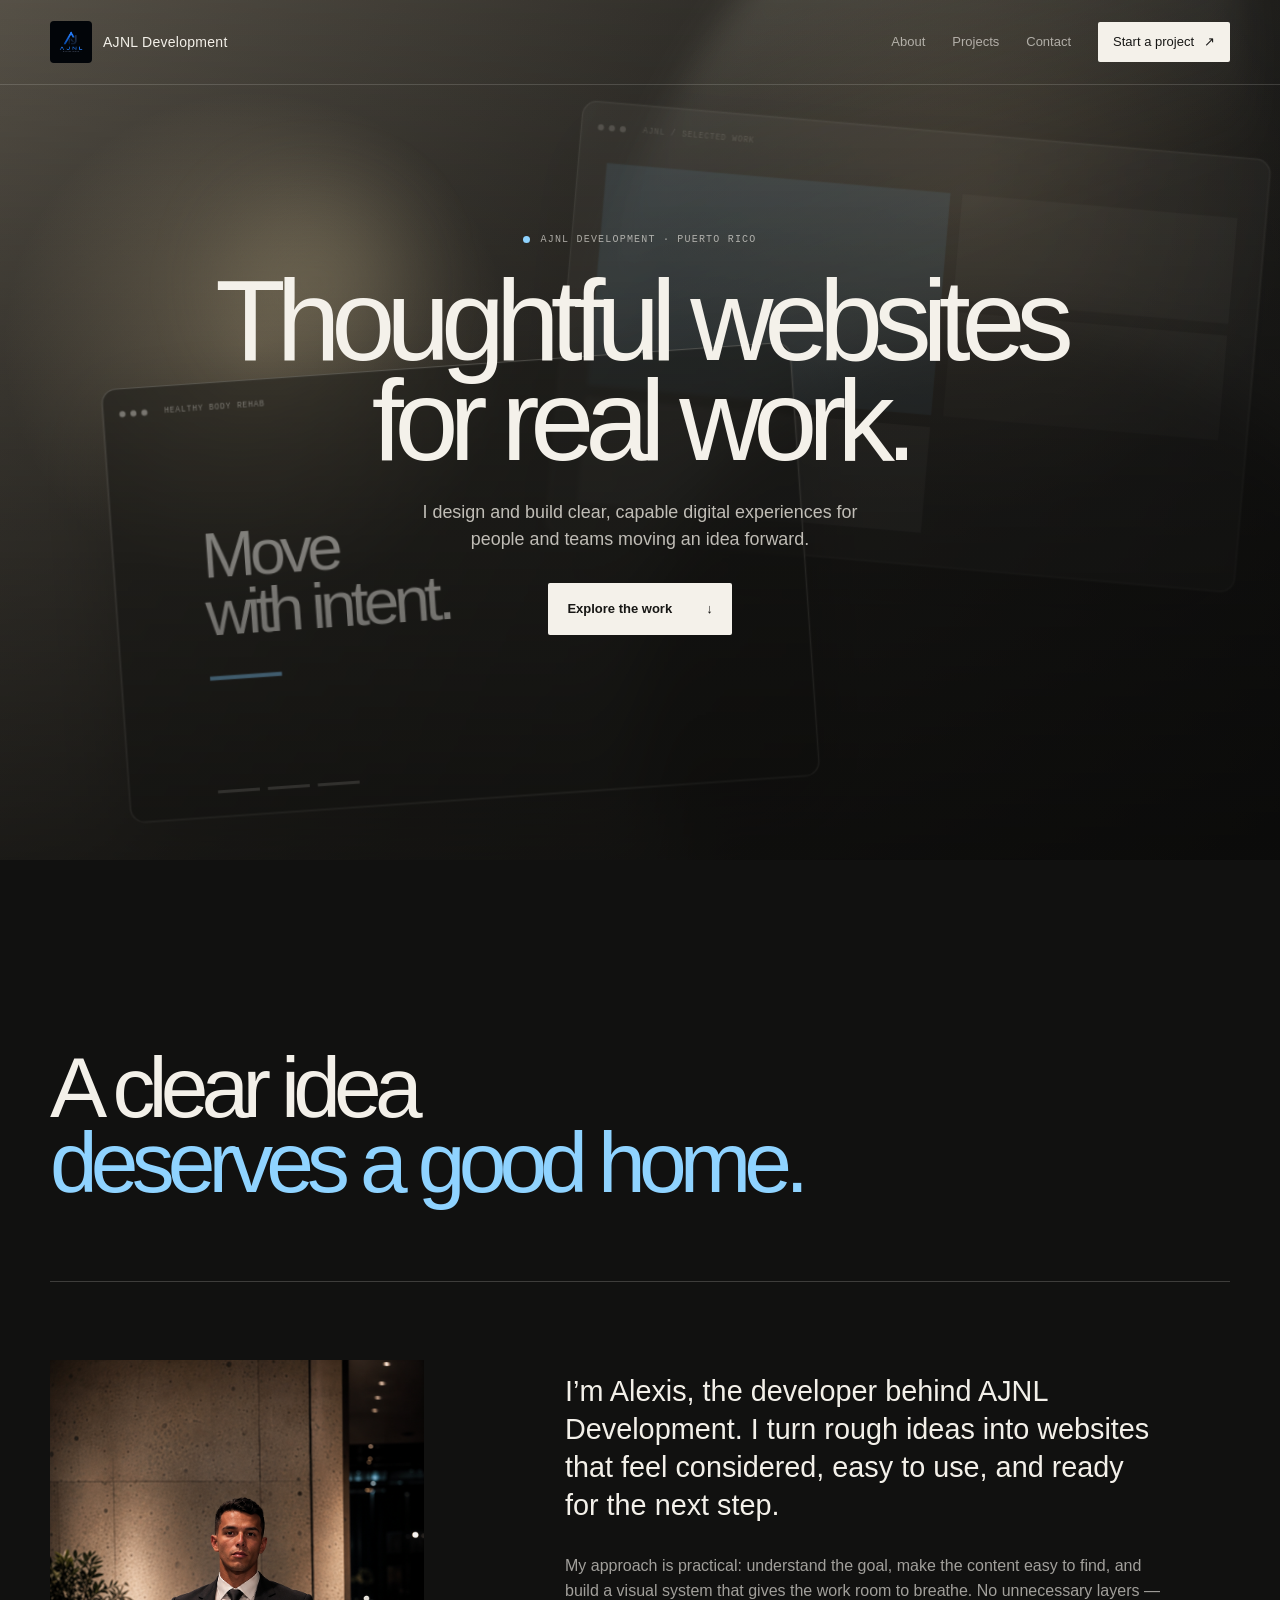
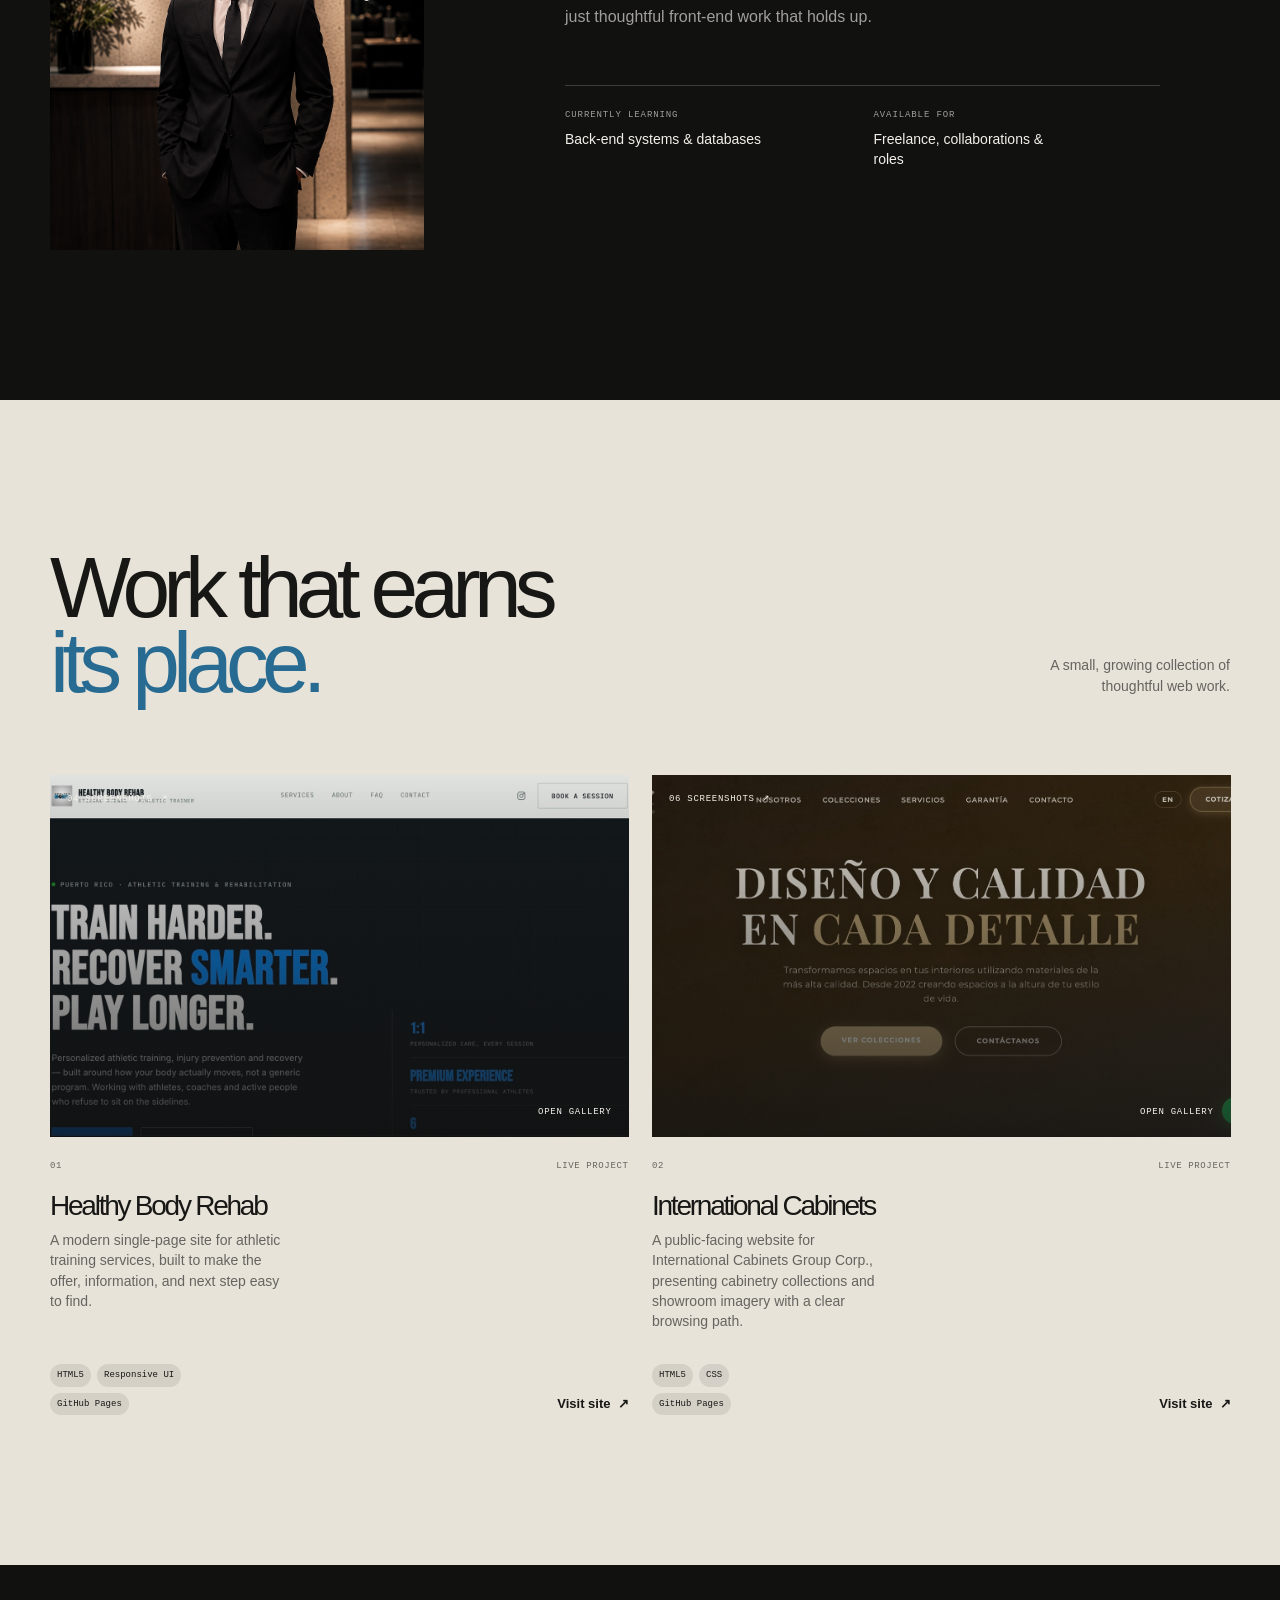
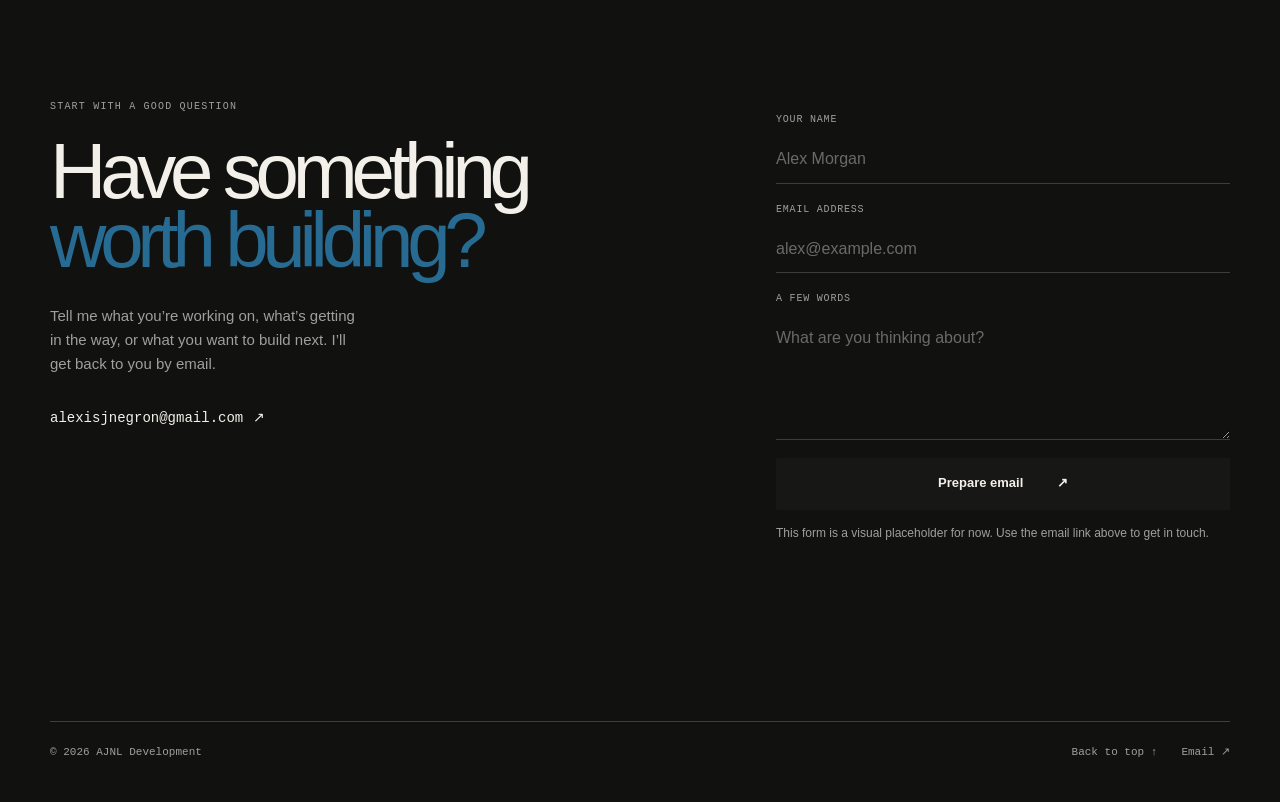
<file: index.html>
<!doctype html>
<html lang="en">
  <head>
    <meta charset="UTF-8" />
    <meta name="viewport" content="width=device-width, initial-scale=1.0" />
    <meta
      name="description"
      content="AJNL Development — a web development portfolio for thoughtful, dependable digital work."
    />
    <title>AJNL Development — Web Developer</title>
    <link rel="stylesheet" href="styles.css" />
    <script src="script.js?v=20260905" defer></script>
  </head>
  <body>
    <span id="top" class="page-top-anchor" aria-hidden="true"></span>
    <a class="skip-link" href="#main-content">Skip to content</a>

    <header class="site-header">
      <div class="container header-inner">
        <a class="brand" href="#top" aria-label="AJNL Development home">
          <img class="brand-logo" src="assets/images/ajnl_logo.png" alt="" aria-hidden="true" />
          <span class="brand-name">AJNL Development</span>
        </a>

        <button
          class="menu-toggle"
          type="button"
          aria-expanded="false"
          aria-controls="primary-nav"
        >
          <span class="menu-toggle-label">Menu</span>
          <span class="menu-toggle-icon" aria-hidden="true"><i></i><i></i></span>
        </button>

        <nav class="primary-nav" id="primary-nav" aria-label="Primary navigation">
          <a href="#about">About</a>
          <a href="#projects">Projects</a>
          <a href="#contact">Contact</a>
          <a class="nav-cta" href="onboarding.html">Start a project <span aria-hidden="true">↗</span></a>
        </nav>
      </div>
    </header>

    <main id="main-content">
      <section class="hero" aria-labelledby="hero-title">
        <div class="hero-stage" aria-label="Decorative preview of AJNL Development work">
          <div class="hero-art" aria-hidden="true">
            <div class="hero-art-glow"></div>
            <div class="hero-browser browser-back">
              <div class="browser-topline"><i></i><i></i><i></i><span>AJNL / SELECTED WORK</span></div>
              <div class="browser-grid"><b></b><b></b><b></b><b></b></div>
            </div>
            <div class="hero-browser browser-front">
              <div class="browser-topline"><i></i><i></i><i></i><span>HEALTHY BODY REHAB</span></div>
              <div class="browser-copy"><strong>Move<br />with intent.</strong><span></span></div>
              <div class="browser-footer"><i></i><i></i><i></i></div>
            </div>
          </div>
          <div class="hero-wash"></div>
          <div class="hero-content container reveal" data-reveal="load">
            <p class="eyebrow"><span class="eyebrow-dot" aria-hidden="true"></span> AJNL Development · Puerto Rico</p>
            <h1 id="hero-title">Thoughtful websites<br />for real work.</h1>
            <p class="hero-intro">
              I design and build clear, capable digital experiences for people and teams moving an idea forward.
            </p>
            <a class="button button-primary" href="#projects">Explore the work <span aria-hidden="true">↓</span></a>
          </div>
        </div>
      </section>

      <section class="about section container" id="about" aria-labelledby="about-title">
        <div class="section-heading reveal" data-reveal data-reveal-delay="80">
          <h2 id="about-title">A clear idea<br /><span>deserves a good home.</span></h2>
        </div>

        <div class="about-layout">
          <div class="portrait-placeholder reveal" data-reveal data-reveal-delay="130">
            <img
              class="portrait-image"
              src="assets/images/alexis-portrait.png"
              alt="Alexis Negrón in a black suit"
              loading="lazy"
              decoding="async"
            />
          </div>

          <div class="about-copy reveal" data-reveal data-reveal-delay="210">
            <p class="lead">
              I’m Alexis, the developer behind AJNL Development. I turn rough ideas into websites that feel considered, easy to use, and ready for the next step.
            </p>
            <p>
              My approach is practical: understand the goal, make the content easy to find, and build a visual system that gives the work room to breathe. No unnecessary layers — just thoughtful front-end work that holds up.
            </p>
            <div class="about-details">
              <div>
                <span class="detail-label">Currently learning</span>
                <strong>Back-end systems &amp; databases</strong>
              </div>
              <div>
                <span class="detail-label">Available for</span>
                <strong>Freelance, collaborations &amp; roles</strong>
              </div>
            </div>
          </div>
        </div>
      </section>

      <section class="projects section" id="projects" aria-labelledby="projects-title">
        <div class="container">
          <div class="projects-heading reveal" data-reveal>
            <div>
              <h2 id="projects-title">Work that earns<br /><span>its place.</span></h2>
            </div>
            <p class="section-note">A small, growing collection of thoughtful web work.</p>
          </div>

          <div class="project-grid">
            <article class="project-card project-card-featured reveal" data-reveal data-reveal-delay="80">
              <button
                class="project-visual project-visual-image gallery-trigger"
                type="button"
                data-gallery="healthybody"
                aria-haspopup="dialog"
                aria-controls="gallery-modal"
              >
                <img
                  src="assets/images/healthybody/healthybody-01.jpg"
                  alt="Healthy Body Rehab homepage screenshot"
                  loading="lazy"
                  decoding="async"
                />
                <span class="visual-label">04 screenshots <span aria-hidden="true">↗</span></span>
                <span class="visual-hint">Open gallery</span>
              </button>
              <div class="project-info">
                <div class="project-meta"><span>01</span><span>Live project</span></div>
                <h3>Healthy Body Rehab</h3>
                <p>A modern single-page site for athletic training services, built to make the offer, information, and next step easy to find.</p>
                <div class="project-footer">
                  <ul class="tech-list" aria-label="Technologies used">
                    <li>HTML5</li><li>Responsive UI</li><li>GitHub Pages</li>
                  </ul>
                  <a class="project-link" href="https://www.healthybodyrehab.com" target="_blank" rel="noreferrer">Visit site <span aria-hidden="true">↗</span></a>
                </div>
              </div>
            </article>

            <article class="project-card project-card-dark reveal" data-reveal data-reveal-delay="160">
              <button
                class="project-visual project-visual-image gallery-trigger"
                type="button"
                data-gallery="icg"
                aria-haspopup="dialog"
                aria-controls="gallery-modal"
              >
                <img
                  src="assets/images/icg/icg-01.jpg"
                  alt="International Cabinets Group Corp. homepage screenshot"
                  loading="lazy"
                  decoding="async"
                />
                <span class="visual-label">06 screenshots <span aria-hidden="true">↗</span></span>
                <span class="visual-hint">Open gallery</span>
              </button>
              <div class="project-info">
                <div class="project-meta"><span>02</span><span>Live project</span></div>
                <h3>International Cabinets</h3>
                <p>A public-facing website for International Cabinets Group Corp., presenting cabinetry collections and showroom imagery with a clear browsing path.</p>
                <div class="project-footer">
                  <ul class="tech-list" aria-label="Technologies used">
                    <li>HTML5</li><li>CSS</li><li>GitHub Pages</li>
                  </ul>
                  <a class="project-link" href="https://internationalcabinetsgc.com/" target="_blank" rel="noreferrer">Visit site <span aria-hidden="true">↗</span></a>
                </div>
              </div>
            </article>

          </div>
        </div>
      </section>

      <section class="contact section" id="contact" aria-labelledby="contact-title">
        <div class="contact-panel reveal" data-reveal>
          <div class="contact-copy reveal" data-reveal data-reveal-delay="100">
            <p class="eyebrow">Start with a good question</p>
            <h2 id="contact-title">Have something<br /><span>worth building?</span></h2>
            <p>
              Tell me what you’re working on, what’s getting in the way, or what you want to
              build next. I’ll get back to you by email.
            </p>
            <a class="email-link" href="mailto:alexisjnegron@gmail.com">alexisjnegron@gmail.com <span aria-hidden="true">↗</span></a>
          </div>

          <!-- Add the Formspree endpoint to this form's action when automatic delivery is ready. -->
          <form class="contact-form reveal" id="contact-form" data-reveal data-reveal-delay="180">
            <div class="form-field">
              <label for="name">Your name</label>
              <input id="name" name="name" type="text" autocomplete="name" placeholder="Alex Morgan" required />
            </div>
            <div class="form-field">
              <label for="email">Email address</label>
              <input id="email" name="email" type="email" autocomplete="email" placeholder="alex@example.com" required />
            </div>
            <div class="form-field">
              <label for="message">A few words</label>
              <textarea id="message" name="message" rows="4" placeholder="What are you thinking about?" required></textarea>
            </div>
            <button class="button button-light" type="submit">Prepare email <span aria-hidden="true">↗</span></button>
            <p class="form-note">This form is a visual placeholder for now. Use the email link above to get in touch.</p>
            <p class="form-status" id="form-status" role="status" aria-live="polite"></p>
          </form>
        </div>
      </section>
    </main>

    <footer class="site-footer">
      <div class="container footer-inner">
        <p>© <span id="current-year">2026</span> AJNL Development</p>
        <div class="footer-links">
          <a href="#top">Back to top <span aria-hidden="true">↑</span></a>
          <a href="mailto:alexisjnegron@gmail.com">Email <span aria-hidden="true">↗</span></a>
        </div>
      </div>
    </footer>

    <div
      class="gallery-modal"
      id="gallery-modal"
      role="dialog"
      aria-modal="true"
      aria-labelledby="gallery-title"
      aria-describedby="gallery-status"
      hidden
    >
      <div class="gallery-backdrop" data-gallery-close></div>
      <div class="gallery-shell">
        <div class="gallery-header">
          <div>
            <p class="eyebrow">Project gallery</p>
            <h2 id="gallery-title">Project screenshots</h2>
          </div>
          <div class="gallery-actions">
            <button class="gallery-control" id="gallery-fullscreen" type="button" aria-label="Enter fullscreen">
              <span aria-hidden="true">⛶</span>
              <span class="gallery-control-text">Fullscreen</span>
            </button>
            <button class="gallery-control gallery-close" id="gallery-close" type="button" aria-label="Close gallery">
              <span aria-hidden="true">×</span>
            </button>
          </div>
        </div>

        <div class="gallery-stage">
          <button class="gallery-arrow" id="gallery-prev" type="button" aria-label="Previous screenshot">←</button>
          <figure class="gallery-figure">
            <div class="gallery-image-frame">
              <img id="gallery-image" alt="" decoding="async" />
            </div>
            <figcaption>
              <span id="gallery-caption"></span>
              <span id="gallery-counter"></span>
            </figcaption>
          </figure>
          <button class="gallery-arrow" id="gallery-next" type="button" aria-label="Next screenshot">→</button>
        </div>

        <div class="gallery-footer">
          <p class="visually-hidden" id="gallery-status" role="status" aria-live="polite"></p>
          <div class="gallery-thumbnails" id="gallery-thumbnails" aria-label="Choose a screenshot"></div>
          <p class="gallery-instructions">Use ← → to browse · Esc to close · Swipe on touch</p>
        </div>
      </div>
    </div>

  </body>
</html>
</file>
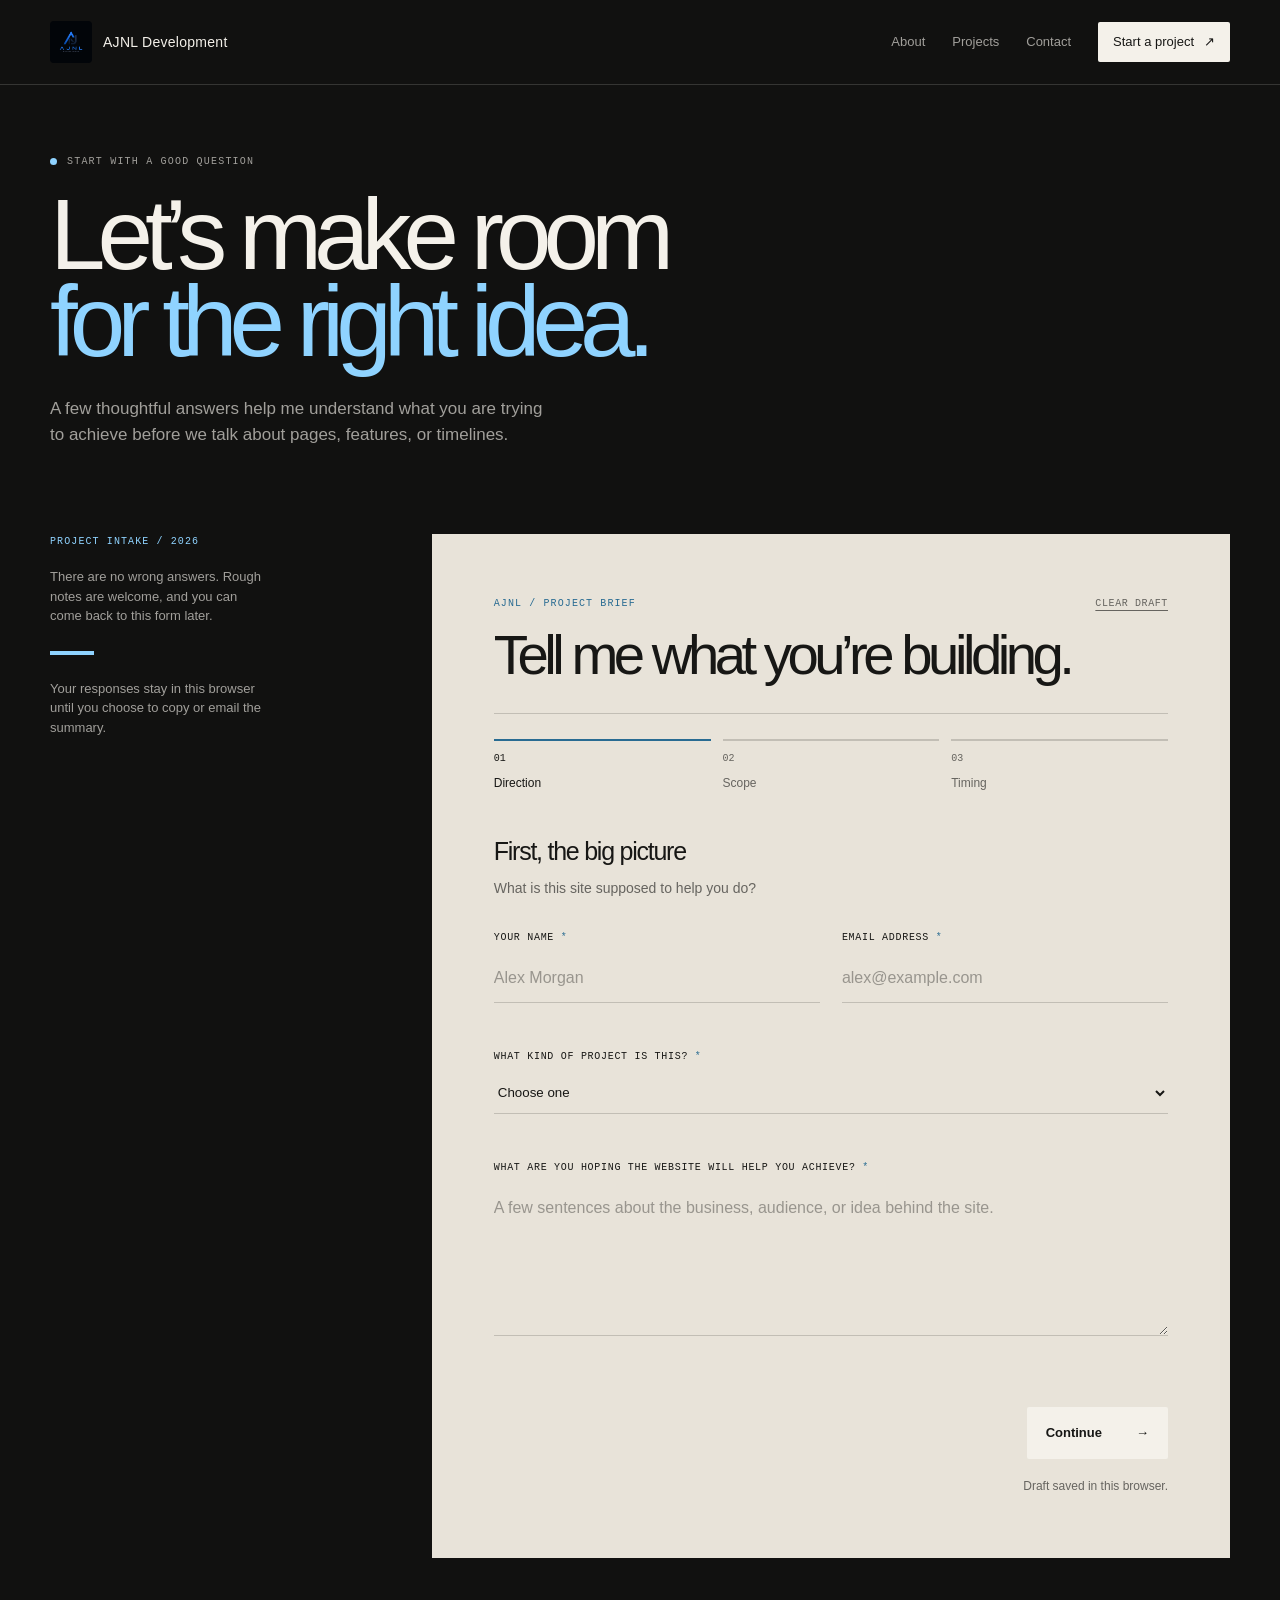
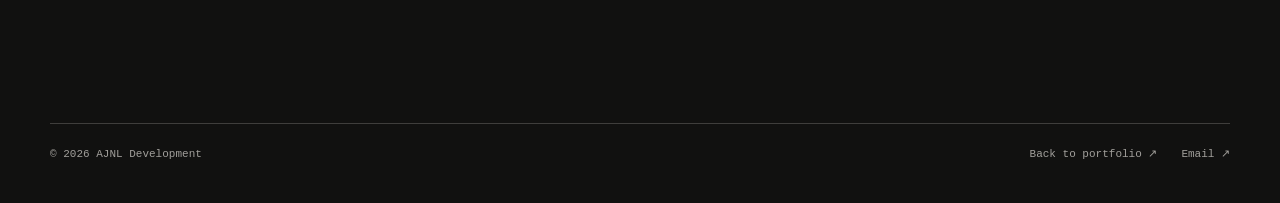
<file: onboarding.html>
<!doctype html>
<html lang="en">
  <head>
    <meta charset="UTF-8" />
    <meta name="viewport" content="width=device-width, initial-scale=1.0" />
    <meta
      name="description"
      content="Start an AJNL Development project with a short onboarding questionnaire."
    />
    <title>Start a Project — AJNL Development</title>
    <link rel="stylesheet" href="styles.css" />
    <link rel="stylesheet" href="onboarding.css" />
    <script src="script.js" defer></script>
    <script src="onboarding.js" defer></script>
  </head>
  <body class="onboarding-page">
    <a class="skip-link" href="#main-content">Skip to content</a>

    <header class="site-header" id="top">
      <div class="container header-inner">
        <a class="brand" href="index.html" aria-label="AJNL Development home">
          <img class="brand-logo" src="assets/images/ajnl_logo.png" alt="AJNL Development logo" />
          <span class="brand-name">AJNL Development</span>
        </a>

        <button
          class="menu-toggle"
          type="button"
          aria-expanded="false"
          aria-controls="primary-nav"
        >
          <span class="menu-toggle-label">Menu</span>
          <span class="menu-toggle-icon" aria-hidden="true"><i></i><i></i></span>
        </button>

        <nav class="primary-nav" id="primary-nav" aria-label="Primary navigation">
          <a href="index.html#about">About</a>
          <a href="index.html#projects">Projects</a>
          <a href="index.html#contact">Contact</a>
          <a class="nav-cta" href="onboarding.html" aria-current="page">Start a project <span aria-hidden="true">↗</span></a>
        </nav>
      </div>
    </header>

    <main id="main-content" class="onboarding-main">
      <div class="container">
        <div class="onboarding-intro">
          <p class="eyebrow"><span class="eyebrow-dot" aria-hidden="true"></span> Start with a good question</p>
          <h1>Let’s make room<br /><span>for the right idea.</span></h1>
          <p>
            A few thoughtful answers help me understand what you are trying to achieve before we talk about pages, features, or timelines.
          </p>
        </div>

        <div class="onboarding-layout">
          <aside class="onboarding-sidebar" aria-label="Onboarding overview">
            <p class="sidebar-kicker">Project intake / 2026</p>
            <p class="sidebar-note">There are no wrong answers. Rough notes are welcome, and you can come back to this form later.</p>
            <div class="sidebar-line" aria-hidden="true"></div>
            <p class="sidebar-note">Your responses stay in this browser until you choose to copy or email the summary.</p>
          </aside>

          <section class="onboarding-card" aria-labelledby="form-title">
            <div class="form-header">
              <div>
                <p class="form-kicker">AJNL / Project brief</p>
                <h2 id="form-title">Tell me what you’re building.</h2>
              </div>
              <button class="text-button" id="clear-draft" type="button">Clear draft</button>
            </div>

            <ol class="stepper" aria-label="Onboarding progress">
              <li class="stepper-item is-active" data-step-indicator="0"><span>01</span><strong>Direction</strong></li>
              <li class="stepper-item" data-step-indicator="1"><span>02</span><strong>Scope</strong></li>
              <li class="stepper-item" data-step-indicator="2"><span>03</span><strong>Timing</strong></li>
            </ol>

            <!-- Add the Formspree endpoint to this form's action when automatic delivery is ready. -->
            <form id="onboarding-form" novalidate>
              <fieldset class="onboarding-step is-active" data-step="0">
                <legend>First, the big picture</legend>
                <p class="step-description">What is this site supposed to help you do?</p>

                <div class="field-grid field-grid-two">
                  <div class="field-group">
                    <label for="client-name">Your name <span aria-hidden="true">*</span></label>
                    <input id="client-name" name="clientName" type="text" autocomplete="name" placeholder="Alex Morgan" required />
                    <span class="field-error" data-error-for="clientName"></span>
                  </div>
                  <div class="field-group">
                    <label for="client-email">Email address <span aria-hidden="true">*</span></label>
                    <input id="client-email" name="clientEmail" type="email" autocomplete="email" placeholder="alex@example.com" required />
                    <span class="field-error" data-error-for="clientEmail"></span>
                  </div>
                </div>

                <div class="field-group">
                  <label for="project-type">What kind of project is this? <span aria-hidden="true">*</span></label>
                  <select id="project-type" name="projectType" required>
                    <option value="">Choose one</option>
                    <option>Business website</option>
                    <option>Local service or organization</option>
                    <option>Personal portfolio or creative site</option>
                    <option>Online store</option>
                    <option>Something else</option>
                  </select>
                  <span class="field-error" data-error-for="projectType"></span>
                </div>

                <div class="field-group">
                  <label for="project-goal">What are you hoping the website will help you achieve? <span aria-hidden="true">*</span></label>
                  <textarea id="project-goal" name="projectGoal" rows="5" placeholder="A few sentences about the business, audience, or idea behind the site." required></textarea>
                  <span class="field-error" data-error-for="projectGoal"></span>
                </div>
              </fieldset>

              <fieldset class="onboarding-step" data-step="1" hidden>
                <legend>Now, the scope</legend>
                <p class="step-description">What kind of help would make the biggest difference?</p>

                <div class="field-group">
                  <span class="field-label">What would you like help with? <span aria-hidden="true">*</span></span>
                  <div class="choice-grid" role="group" aria-describedby="scope-error">
                    <label class="choice-card"><input type="checkbox" name="scope" value="New website" /><span>New website</span></label>
                    <label class="choice-card"><input type="checkbox" name="scope" value="Website redesign" /><span>Website redesign</span></label>
                    <label class="choice-card"><input type="checkbox" name="scope" value="Landing page" /><span>Landing page</span></label>
                    <label class="choice-card"><input type="checkbox" name="scope" value="Maintenance or updates" /><span>Maintenance or updates</span></label>
                  </div>
                  <span class="field-error" id="scope-error" data-error-for="scope"></span>
                </div>

                <div class="field-group">
                  <label for="current-site">Do you have a current website?</label>
                  <input id="current-site" name="currentSite" type="url" inputmode="url" placeholder="https://example.com" />
                  <span class="field-hint">Optional — leave blank if this is a new idea.</span>
                </div>

                <div class="field-group">
                  <label for="features">Are there any pages, features, or references you already have in mind?</label>
                  <textarea id="features" name="features" rows="5" placeholder="Examples: services page, booking form, gallery, online payments, reference sites."></textarea>
                </div>
              </fieldset>

              <fieldset class="onboarding-step" data-step="2" hidden>
                <legend>Finally, the shape of the project</legend>
                <p class="step-description">A rough range is enough. This helps set a realistic starting point.</p>

                <div class="field-grid field-grid-two">
                  <div class="field-group">
                    <label for="budget">What budget range feels realistic?</label>
                    <select id="budget" name="budget">
                      <option value="">Choose one</option>
                      <option>Under $1,000</option>
                      <option>$1,000–$2,500</option>
                      <option>$2,500–$5,000</option>
                      <option>$5,000+</option>
                      <option>I’m not sure yet</option>
                    </select>
                  </div>
                  <div class="field-group">
                    <label for="timeline">When would you like to get started?</label>
                    <select id="timeline" name="timeline">
                      <option value="">Choose one</option>
                      <option>As soon as possible</option>
                      <option>Within the next 1–2 months</option>
                      <option>In 3–6 months</option>
                      <option>I’m flexible</option>
                    </select>
                  </div>
                </div>

                <div class="field-group">
                  <label for="extra-notes">Anything else I should know?</label>
                  <textarea id="extra-notes" name="extraNotes" rows="6" placeholder="Share context, constraints, or what a successful outcome would look like."></textarea>
                </div>

                <label class="consent-line"><input type="checkbox" name="followUp" value="Yes" checked /><span>It’s okay to follow up with me about this project.</span></label>
              </fieldset>

              <div class="form-actions">
                <button class="button button-secondary" id="previous-step" type="button" hidden>Back</button>
                <button class="button button-primary" id="next-step" type="submit">Continue <span aria-hidden="true">→</span></button>
                <button class="button button-primary" id="submit-onboarding" type="submit" hidden>Build my summary <span aria-hidden="true">↗</span></button>
              </div>
              <p class="autosave-note" id="autosave-note" role="status" aria-live="polite">Draft saved in this browser.</p>
            </form>

            <section class="onboarding-success" id="onboarding-success" aria-labelledby="success-title" hidden>
              <p class="form-kicker">Your brief is ready</p>
              <h2 id="success-title">That gives us<br /><span>a strong starting point.</span></h2>
              <p class="success-copy">Copy this summary or open it in your device’s default email provider. Nothing is sent automatically; review the draft and press Send.</p>
              <textarea class="summary-output" id="summary-output" aria-label="Project summary" readonly></textarea>
              <div class="success-actions">
                <button class="button button-primary" id="copy-summary" type="button">Copy summary <span aria-hidden="true">↗</span></button>
                <button class="button button-secondary" id="open-email" type="button">Open default email <span aria-hidden="true">↗</span></button>
              </div>
              <button class="text-button" id="edit-brief" type="button">Edit my answers</button>
              <p class="copy-status" id="copy-status" role="status" aria-live="polite"></p>
            </section>
          </section>
        </div>
      </div>
    </main>

    <footer class="site-footer">
      <div class="container footer-inner">
        <p>© <span id="current-year">2026</span> AJNL Development</p>
        <div class="footer-links">
          <a href="index.html">Back to portfolio <span aria-hidden="true">↗</span></a>
          <a href="mailto:alexisjnegron@gmail.com">Email <span aria-hidden="true">↗</span></a>
        </div>
      </div>
    </footer>
  </body>
</html>
</file>
<file: styles.css>
:root {
  --night: #111110;
  --night-soft: #1b1b19;
  --text: #f3f0e9;
  --muted: rgba(243, 240, 233, 0.64);
  --paper: #e8e3d9;
  --paper-soft: #f4f1ea;
  --dark-text: #171715;
  --dark-muted: rgba(23, 23, 21, 0.62);
  --line: rgba(243, 240, 233, 0.2);
  --dark-line: rgba(23, 23, 21, 0.18);
  --accent: #8fd3ff;
  --accent-deep: #286b92;
  --accent-deeper: #1d4f6d;
  --warm: #bf9675;
  --sky: #a6c0c4;
  --display: "Helvetica Neue", Arial, sans-serif;
  --body: -apple-system, BlinkMacSystemFont, "Segoe UI", sans-serif;
  --mono: "Courier New", Courier, monospace;
  --container: 1180px;
  --header-offset: 84px;
  --reveal-distance: 26px;
  --reveal-duration: 700ms;
}

* {
  box-sizing: border-box;
}

html {
  scroll-behavior: smooth;
  scroll-padding-top: var(--header-offset);
}

body {
  margin: 0;
  color: var(--text);
  background: var(--night);
  font-family: var(--body);
  font-size: 16px;
  line-height: 1.6;
  -webkit-font-smoothing: antialiased;
}

body::selection {
  color: var(--night);
  background: var(--accent);
}

a {
  color: inherit;
}

button,
input,
textarea {
  font: inherit;
}

button,
a {
  -webkit-tap-highlight-color: transparent;
}

button:focus-visible,
a:focus-visible,
input:focus-visible,
textarea:focus-visible {
  outline: 2px solid var(--accent);
  outline-offset: 4px;
}

.skip-link {
  position: fixed;
  z-index: 20;
  top: 12px;
  left: 16px;
  padding: 10px 14px;
  color: var(--night);
  background: var(--accent);
  transform: translateY(-160%);
}

.skip-link:focus {
  transform: translateY(0);
}

.page-top-anchor {
  position: absolute;
  top: 0;
  left: 0;
  width: 1px;
  height: 1px;
  overflow: hidden;
}

.container {
  width: min(calc(100% - 48px), var(--container));
  margin: 0 auto;
}

.site-header {
  position: fixed;
  top: 0;
  right: 0;
  left: 0;
  z-index: 10;
  border-bottom: 1px solid rgba(243, 240, 233, 0.16);
  background: transparent;
  transition: background 220ms ease, border-color 220ms ease, backdrop-filter 220ms ease;
}

.site-header.is-scrolled {
  background: rgba(17, 17, 16, 0.78);
  border-bottom-color: rgba(243, 240, 233, 0.1);
  backdrop-filter: blur(16px) saturate(115%);
}

.header-inner {
  display: flex;
  align-items: center;
  justify-content: space-between;
  min-height: 84px;
}

.brand {
  display: inline-flex;
  align-items: center;
  gap: 11px;
  color: var(--text);
  text-decoration: none;
}

.brand-logo {
  display: block;
  width: 42px;
  height: 42px;
  flex: 0 0 auto;
  object-fit: contain;
  border-radius: 4px;
}

.brand-name {
  font-family: var(--display);
  font-size: 14px;
  font-weight: 500;
  letter-spacing: 0.02em;
}

.primary-nav {
  display: flex;
  align-items: center;
  gap: 27px;
  color: var(--muted);
  font-size: 13px;
}

.primary-nav a,
.text-link,
.project-link,
.email-link,
.footer-links a {
  text-decoration: none;
}

.primary-nav a:not(.nav-cta):hover,
.footer-links a:hover,
.text-link:hover,
.email-link:hover {
  color: var(--accent);
}

.project-link:hover {
  color: var(--accent-deep);
}

.nav-cta {
  display: inline-flex;
  align-items: center;
  gap: 10px;
  padding: 10px 15px;
  color: var(--dark-text);
  background: var(--paper-soft);
  border-radius: 2px;
  transition: color 180ms ease, background 180ms ease, transform 180ms ease;
}

.nav-cta:hover {
  color: var(--dark-text);
  background: var(--accent);
  transform: translateY(-2px);
}

.menu-toggle {
  display: none;
}

.hero {
  min-height: 100vh;
}

.hero-stage {
  position: relative;
  display: grid;
  min-height: min(860px, 100vh);
  overflow: hidden;
  background: #302e29;
  isolation: isolate;
  place-items: center;
}

.hero-art {
  position: absolute;
  inset: 0;
  overflow: hidden;
  background:
    radial-gradient(circle at 20% 40%, rgba(210, 189, 148, 0.5), transparent 22%),
    radial-gradient(circle at 76% 23%, rgba(153, 131, 99, 0.28), transparent 27%),
    linear-gradient(115deg, #5f594e 0%, #312f2a 47%, #151514 100%);
}

.hero-art::before,
.hero-art::after {
  position: absolute;
  content: "";
}

.hero-art::before {
  top: -28%;
  right: 6%;
  width: 48vw;
  height: 92vw;
  background: linear-gradient(140deg, rgba(255, 248, 224, 0.25), transparent 45%);
  border-radius: 50%;
  filter: blur(16px);
  transform: rotate(21deg);
}

.hero-art::after {
  right: -8%;
  bottom: -24%;
  width: 58vw;
  height: 58vw;
  background: rgba(0, 0, 0, 0.28);
  border-radius: 50%;
  filter: blur(30px);
}

.hero-art-glow {
  position: absolute;
  top: 23%;
  left: 18%;
  width: 170px;
  height: 170px;
  background: rgba(224, 207, 165, 0.24);
  border-radius: 50%;
  filter: blur(40px);
  animation: hero-glow-drift 18s ease-in-out infinite alternate;
  will-change: transform;
}

.hero-browser {
  position: absolute;
  overflow: hidden;
  width: min(54vw, 710px);
  height: min(34vw, 450px);
  min-height: 260px;
  padding: 16px;
  background: rgba(245, 241, 232, 0.12);
  border: 1px solid rgba(245, 241, 232, 0.38);
  border-radius: 15px;
  box-shadow: 0 26px 80px rgba(0, 0, 0, 0.2);
  backdrop-filter: blur(2px);
}

.browser-back {
  top: 15%;
  right: 2%;
  opacity: 0.32;
  animation: hero-browser-back-drift 24s ease-in-out -8s infinite alternate;
  transform: rotate(5deg);
  will-change: transform;
}

.browser-front {
  bottom: 7%;
  left: 9%;
  background: rgba(32, 31, 28, 0.52);
  animation: hero-browser-front-drift 18s ease-in-out -5s infinite alternate;
  transform: rotate(-4deg);
  will-change: transform;
}

@keyframes hero-browser-back-drift {
  from {
    transform: translate3d(-10px, 8px, 0) rotate(4.6deg) scale(1.005);
  }

  to {
    transform: translate3d(12px, -10px, 0) rotate(5.4deg) scale(1.018);
  }
}

@keyframes hero-browser-front-drift {
  from {
    transform: translate3d(-12px, 7px, 0) rotate(-4.4deg) scale(1.008);
  }

  to {
    transform: translate3d(10px, -9px, 0) rotate(-3.6deg) scale(1.02);
  }
}

@keyframes hero-glow-drift {
  from {
    transform: translate3d(-10px, 8px, 0) scale(0.96);
  }

  to {
    transform: translate3d(18px, -12px, 0) scale(1.08);
  }
}

.browser-topline {
  display: flex;
  align-items: center;
  gap: 5px;
  height: 18px;
  color: rgba(245, 241, 232, 0.72);
  font-family: var(--mono);
  font-size: 8px;
  letter-spacing: 0.1em;
  text-transform: uppercase;
}

.browser-topline i {
  display: block;
  width: 6px;
  height: 6px;
  background: rgba(245, 241, 232, 0.72);
  border-radius: 50%;
}

.browser-topline span {
  margin-left: 12px;
}

.browser-grid {
  display: grid;
  grid-template-columns: 1.25fr 1fr;
  gap: 12px;
  height: calc(100% - 22px);
  padding: 26px 12px 12px;
}

.browser-grid b {
  display: block;
  min-height: 60px;
  background: rgba(245, 241, 232, 0.15);
}

.browser-grid b:nth-child(1) {
  grid-row: span 2;
  background: rgba(143, 211, 255, 0.42);
}

.browser-grid b:nth-child(4) {
  background: rgba(245, 241, 232, 0.28);
}

.browser-copy {
  display: flex;
  flex-direction: column;
  justify-content: center;
  height: calc(100% - 28px);
  padding: 24px 11%;
}

.browser-copy strong {
  color: var(--paper-soft);
  font-family: var(--display);
  font-size: clamp(2.3rem, 5vw, 4.8rem);
  font-weight: 400;
  letter-spacing: -0.08em;
  line-height: 0.9;
}

.browser-copy span {
  display: block;
  width: 72px;
  height: 4px;
  margin-top: 34px;
  background: var(--accent);
}

.browser-footer {
  display: flex;
  gap: 8px;
  padding: 0 11%;
}

.browser-footer i {
  display: block;
  width: 42px;
  height: 3px;
  background: rgba(245, 241, 232, 0.43);
}

.hero-wash {
  position: absolute;
  inset: 0;
  z-index: 1;
  background: linear-gradient(180deg, rgba(10, 10, 9, 0.1), rgba(10, 10, 9, 0.48) 60%, rgba(10, 10, 9, 0.72));
}

.hero-content {
  position: relative;
  z-index: 2;
  padding-top: 148px;
  padding-bottom: 140px;
  text-align: center;
}

.eyebrow {
  display: flex;
  align-items: center;
  justify-content: center;
  gap: 10px;
  margin: 0 0 24px;
  color: var(--muted);
  font-family: var(--mono);
  font-size: 10px;
  letter-spacing: 0.12em;
  line-height: 1.3;
  text-transform: uppercase;
}

.eyebrow-dot {
  width: 7px;
  height: 7px;
  background: var(--accent);
  border-radius: 50%;
}

h1,
h2,
h3,
p {
  margin-top: 0;
}

h1,
h2,
h3 {
  font-family: var(--display);
  letter-spacing: -0.08em;
}

h1 {
  max-width: 920px;
  margin: 0 auto 29px;
  color: var(--paper-soft);
  font-size: clamp(4rem, 9vw, 8.5rem);
  font-weight: 400;
  line-height: 0.87;
}

h2 {
  margin-bottom: 0;
  font-size: clamp(3.1rem, 6.7vw, 6.8rem);
  font-weight: 400;
  line-height: 0.88;
}

h2 span {
  color: var(--accent);
}

html.js .reveal {
  opacity: 0;
  transform: translateY(var(--reveal-distance));
  transition: opacity var(--reveal-duration) cubic-bezier(0.22, 1, 0.36, 1), transform var(--reveal-duration) cubic-bezier(0.22, 1, 0.36, 1);
  transition-delay: var(--reveal-delay, 0ms);
  will-change: opacity, transform;
}

html.js .reveal.is-visible {
  opacity: 1;
  transform: translateY(0);
}

.hero-intro {
  max-width: 445px;
  margin: 0 auto 30px;
  color: rgba(245, 241, 232, 0.76);
  font-size: clamp(1rem, 1.4vw, 1.15rem);
  line-height: 1.5;
}

.button {
  display: inline-flex;
  align-items: center;
  justify-content: center;
  gap: 34px;
  min-height: 52px;
  padding: 14px 18px;
  border: 1px solid transparent;
  border-radius: 2px;
  cursor: pointer;
  font-size: 13px;
  font-weight: 600;
  text-decoration: none;
  transition: background 180ms ease, color 180ms ease, transform 180ms ease;
}

.button:hover {
  transform: translateY(-2px);
}

.button[hidden] {
  display: none;
}

.button-primary {
  color: var(--dark-text);
  background: var(--paper-soft);
}

.button-primary:hover {
  color: var(--dark-text);
  background: var(--accent);
}

.section {
  padding-top: 150px;
  padding-bottom: 150px;
}

.about {
  background: var(--night);
}

.section-heading {
  display: grid;
  grid-template-columns: 1fr;
  gap: 35px;
  padding-bottom: 80px;
  border-bottom: 1px solid var(--line);
}

.section-heading .eyebrow,
.section-heading h2 {
  text-align: left;
}

.section-heading .eyebrow {
  justify-content: flex-start;
  margin-top: 10px;
}

.about-layout {
  display: grid;
  grid-template-columns: minmax(280px, 0.72fr) minmax(0, 1.28fr);
  gap: clamp(55px, 11vw, 170px);
  padding-top: 78px;
  align-items: start;
}

.portrait-placeholder {
  position: relative;
  min-height: 490px;
  overflow: hidden;
  background:
    linear-gradient(155deg, rgba(255, 245, 224, 0.55), transparent 36%),
    linear-gradient(135deg, #97785f, #3e3a35 73%);
}

.portrait-image {
  position: absolute;
  inset: 0;
  display: block;
  width: 100%;
  height: 100%;
  object-fit: cover;
  object-position: center 31%;
}

.about-copy {
  max-width: 595px;
  padding-top: 12px;
}

.about-copy p {
  color: var(--muted);
}

.about-copy .lead {
  color: var(--text);
  font-size: clamp(1.25rem, 2.25vw, 1.8rem);
  line-height: 1.32;
}

.about-details {
  display: grid;
  grid-template-columns: repeat(2, minmax(0, 1fr));
  gap: 22px;
  margin-top: 55px;
  padding-top: 22px;
  border-top: 1px solid var(--line);
}

.about-details div {
  display: flex;
  flex-direction: column;
  gap: 8px;
}

.detail-label {
  color: var(--muted);
  font-family: var(--mono);
  font-size: 9px;
  letter-spacing: 0.1em;
  text-transform: uppercase;
}

.about-details strong {
  max-width: 200px;
  color: var(--text);
  font-size: 14px;
  font-weight: 500;
  line-height: 1.4;
}

.projects {
  color: var(--dark-text);
  background: var(--paper);
}

.projects .eyebrow,
.projects .section-note {
  color: var(--dark-muted);
}

.projects h2 span {
  color: var(--accent-deep);
}

.projects-heading {
  display: flex;
  align-items: end;
  justify-content: space-between;
  gap: 36px;
  margin-bottom: 74px;
}

.section-note {
  max-width: 210px;
  margin-bottom: 5px;
  font-size: 14px;
  line-height: 1.45;
  text-align: right;
}

.project-grid {
  display: grid;
  grid-template-columns: repeat(2, minmax(0, 1fr));
  gap: 23px;
}

.project-card {
  display: flex;
  flex-direction: column;
  min-width: 0;
  background: transparent;
}

.project-visual {
  position: relative;
  min-height: 340px;
  overflow: hidden;
}

.project-visual-sunrise {
  background: linear-gradient(145deg, #b48763 0%, #665e54 55%, #272725 100%);
}

.project-visual-mint {
  background: linear-gradient(145deg, #b2d8e8, #557895 56%, #1c3140);
}

.project-visual::after {
  position: absolute;
  inset: 0;
  background: linear-gradient(180deg, transparent 44%, rgba(17, 17, 16, 0.46));
  content: "";
}

.visual-label {
  position: absolute;
  top: 17px;
  left: 17px;
  z-index: 2;
  color: var(--paper-soft);
  font-family: var(--mono);
  font-size: 9px;
  letter-spacing: 0.08em;
  text-transform: uppercase;
}

.mock-window {
  position: absolute;
  right: 12%;
  bottom: -2px;
  left: 12%;
  z-index: 1;
  min-height: 225px;
  padding: 19px;
  background: rgba(244, 241, 234, 0.83);
  box-shadow: 0 22px 40px rgba(17, 17, 16, 0.2);
  transform: rotate(-3deg);
}

.mock-window-bar {
  display: block;
  width: 34px;
  height: 4px;
  margin-bottom: 25px;
  background: var(--dark-text);
}

.mock-window-title {
  display: block;
  margin-bottom: 29px;
  color: var(--dark-text);
  font-family: var(--mono);
  font-size: 9px;
  letter-spacing: 0.1em;
}

.mock-window-line {
  display: block;
  height: 10px;
  margin-bottom: 9px;
  background: var(--dark-text);
}

.line-long { width: 74%; }
.line-short { width: 42%; opacity: 0.36; }

.mock-window-block {
  display: block;
  width: 100%;
  height: 67px;
  margin-top: 22px;
  background: var(--accent);
}

.mock-window-dark {
  background: rgba(24, 37, 50, 0.86);
}

.mock-window-dark .mock-window-bar,
.mock-window-dark .mock-window-title {
  background: var(--paper-soft);
  color: var(--paper-soft);
}

.mock-window-pill {
  display: block;
  width: 76px;
  height: 24px;
  margin: 34px 0 22px;
  background: var(--accent);
  border-radius: 1px;
}

.mock-window-columns {
  display: flex;
  gap: 7px;
}

.mock-window-columns i {
  display: block;
  width: 25%;
  height: 62px;
  background: rgba(244, 241, 234, 0.22);
}

.project-info {
  display: flex;
  flex: 1;
  flex-direction: column;
  padding: 22px 0 0;
}

.project-meta {
  display: flex;
  justify-content: space-between;
  gap: 12px;
  margin-bottom: 19px;
  color: var(--dark-muted);
  font-family: var(--mono);
  font-size: 9px;
  letter-spacing: 0.07em;
  text-transform: uppercase;
}

.project-info h3 {
  margin-bottom: 10px;
  color: var(--dark-text);
  font-size: 28px;
  font-weight: 500;
  line-height: 1;
}

.project-info p {
  max-width: 31ch;
  margin-bottom: 23px;
  color: var(--dark-muted);
  font-size: 14px;
  line-height: 1.45;
}

.project-footer {
  display: flex;
  flex-wrap: wrap;
  align-items: end;
  justify-content: space-between;
  gap: 20px;
  margin-top: auto;
  padding-top: 10px;
}

.tech-list {
  display: flex;
  flex-wrap: wrap;
  gap: 6px;
  max-width: 160px;
  padding: 0;
  margin: 0;
  list-style: none;
}

.tech-list li {
  padding: 4px 7px;
  color: var(--dark-text);
  background: rgba(23, 23, 21, 0.09);
  border-radius: 999px;
  font-family: var(--mono);
  font-size: 9px;
}

.project-link {
  display: inline-flex;
  gap: 7px;
  color: var(--dark-text);
  font-size: 13px;
  font-weight: 600;
  white-space: nowrap;
}

.project-link:focus-visible {
  color: var(--accent-deep);
  outline-color: var(--accent-deep);
}

.project-link:active {
  color: var(--accent-deeper);
}

.contact {
  padding-top: 0;
  padding-bottom: 0;
  color: var(--text);
  background: var(--night);
}

.contact-panel {
  display: grid;
  grid-template-columns: minmax(0, 1fr) minmax(300px, 0.76fr);
  gap: clamp(48px, 10vw, 140px);
  padding: 135px max(24px, calc((100vw - var(--container)) / 2));
  background: var(--night);
}

.contact-copy .eyebrow {
  justify-content: flex-start;
  color: var(--muted);
  text-align: left;
}

.contact-copy h2 {
  margin-bottom: 30px;
  font-size: clamp(3.2rem, 6.1vw, 6rem);
}

.contact-copy h2 span {
  color: var(--accent-deep);
}

.contact-copy p:not(.eyebrow) {
  max-width: 37ch;
  margin-bottom: 28px;
  color: var(--muted);
  font-size: 15px;
}

.email-link {
  display: inline-flex;
  align-items: center;
  gap: 10px;
  color: var(--text);
  font-family: var(--mono);
  font-size: 14px;
}

.contact-form {
  display: flex;
  flex-direction: column;
  gap: 18px;
  padding-top: 12px;
}

.form-field {
  display: flex;
  flex-direction: column;
  gap: 7px;
}

.form-field label {
  color: var(--muted);
  font-family: var(--mono);
  font-size: 10px;
  letter-spacing: 0.08em;
  text-transform: uppercase;
}

.form-field input,
.form-field textarea {
  width: 100%;
  padding: 11px 0;
  color: var(--text);
  background: transparent;
  border: 0;
  border-bottom: 1px solid var(--line);
  border-radius: 0;
  outline: none;
  resize: vertical;
}

.form-field textarea {
  min-height: 92px;
}

.form-field input::placeholder,
.form-field textarea::placeholder {
  color: rgba(243, 240, 233, 0.4);
}

.form-field input:focus,
.form-field textarea:focus {
  border-color: var(--accent-deep);
}

.button-light {
  color: var(--paper-soft);
  background: var(--dark-text);
}

.button-light:hover {
  color: var(--dark-text);
  background: var(--accent);
}

.form-note,
.form-status {
  margin: -3px 0 0;
  color: var(--muted);
  font-size: 12px;
  line-height: 1.4;
}

.form-status {
  color: var(--accent-deep);
}

.site-footer {
  padding: 30px 0 40px;
  color: var(--muted);
  background: var(--night);
}

.footer-inner {
  display: flex;
  justify-content: space-between;
  gap: 24px;
  padding-top: 22px;
  border-top: 1px solid var(--line);
  font-family: var(--mono);
  font-size: 11px;
}

.footer-inner p {
  margin: 0;
}

.footer-links {
  display: flex;
  gap: 24px;
}

.visually-hidden {
  position: absolute;
  width: 1px;
  height: 1px;
  padding: 0;
  margin: -1px;
  overflow: hidden;
  clip: rect(0, 0, 0, 0);
  white-space: nowrap;
  border: 0;
}

body.gallery-open {
  overflow: hidden;
}

.project-visual-image {
  display: block;
  width: 100%;
  min-height: 0;
  aspect-ratio: 16 / 10;
  padding: 0;
  color: var(--paper-soft);
  background: var(--night-soft);
  border: 0;
  border-radius: 0;
  cursor: zoom-in;
  text-align: left;
}

.project-visual-image::after {
  background: linear-gradient(180deg, rgba(17, 17, 16, 0.08), rgba(17, 17, 16, 0.72));
  transition: background 220ms ease;
}

.project-visual-image img {
  display: block;
  width: 100%;
  height: 100%;
  object-fit: cover;
  object-position: top center;
  transition: transform 500ms cubic-bezier(0.2, 0.65, 0.25, 1), filter 220ms ease;
}

.project-visual-image:hover img,
.project-visual-image:focus-visible img {
  transform: scale(1.035);
  filter: saturate(1.08);
}

.project-visual-image:hover::after,
.project-visual-image:focus-visible::after {
  background: linear-gradient(180deg, rgba(17, 17, 16, 0.05), rgba(17, 17, 16, 0.6));
}

.project-visual-image:focus-visible {
  outline: 2px solid var(--accent);
  outline-offset: -6px;
}

.visual-label {
  display: inline-flex;
  align-items: center;
  gap: 7px;
}

.visual-hint {
  position: absolute;
  right: 17px;
  bottom: 17px;
  z-index: 2;
  color: var(--paper-soft);
  font-family: var(--mono);
  font-size: 9px;
  letter-spacing: 0.08em;
  text-transform: uppercase;
}

.gallery-modal[hidden] {
  display: none;
}

.gallery-modal {
  position: fixed;
  z-index: 30;
  inset: 0;
  display: grid;
  padding: 24px;
  color: var(--text);
  background: rgba(8, 8, 7, 0.88);
  place-items: center;
  overscroll-behavior: contain;
}

.gallery-backdrop {
  position: absolute;
  inset: 0;
  background: rgba(8, 8, 7, 0.56);
  cursor: zoom-out;
}

.gallery-shell {
  position: relative;
  z-index: 1;
  display: flex;
  width: min(1220px, 100%);
  max-height: calc(100vh - 48px);
  flex-direction: column;
  padding: clamp(18px, 3vw, 30px);
  overflow: hidden;
  background: rgba(20, 20, 18, 0.96);
  border: 1px solid rgba(243, 240, 233, 0.2);
  box-shadow: 0 28px 100px rgba(0, 0, 0, 0.48);
}

.gallery-modal:fullscreen,
.gallery-modal.is-fullscreen-fallback {
  padding: 0;
  background: #080807;
}

.gallery-modal:fullscreen .gallery-shell,
.gallery-modal.is-fullscreen-fallback .gallery-shell {
  width: 100%;
  max-height: none;
  height: 100%;
  border: 0;
}

.gallery-header,
.gallery-actions,
.gallery-footer,
.gallery-figure figcaption {
  display: flex;
  align-items: center;
}

.gallery-header {
  justify-content: space-between;
  gap: 20px;
  padding-bottom: 22px;
}

.gallery-header .eyebrow {
  justify-content: flex-start;
  margin-bottom: 7px;
  color: var(--muted);
}

.gallery-header h2 {
  margin: 0;
  color: var(--text);
  font-size: clamp(1.7rem, 3vw, 2.7rem);
  font-weight: 400;
  line-height: 1;
}

.gallery-actions {
  gap: 8px;
}

.gallery-control,
.gallery-arrow,
.gallery-thumbnail {
  color: var(--text);
  background: transparent;
  border: 1px solid rgba(243, 240, 233, 0.24);
  cursor: pointer;
}

.gallery-control {
  display: inline-flex;
  align-items: center;
  gap: 8px;
  min-height: 40px;
  padding: 8px 12px;
  font-family: var(--mono);
  font-size: 10px;
  letter-spacing: 0.05em;
  text-transform: uppercase;
}

.gallery-control:hover,
.gallery-control:focus-visible,
.gallery-arrow:hover,
.gallery-arrow:focus-visible {
  color: var(--night);
  background: var(--accent);
  border-color: var(--accent);
}

.gallery-control.gallery-close {
  width: 40px;
  justify-content: center;
  padding: 0;
  font-family: var(--body);
  font-size: 24px;
  line-height: 1;
}

.gallery-stage {
  display: grid;
  min-height: 0;
  flex: 1;
  grid-template-columns: auto minmax(0, 1fr) auto;
  align-items: center;
  gap: clamp(12px, 3vw, 34px);
}

.gallery-figure {
  min-width: 0;
  margin: 0;
}

.gallery-image-frame {
  display: grid;
  height: min(61vh, 650px);
  min-height: 220px;
  overflow: hidden;
  background: #090909;
  place-items: center;
}

.gallery-image-frame img {
  display: block;
  width: 100%;
  height: 100%;
  object-fit: contain;
}

.gallery-figure figcaption {
  justify-content: space-between;
  gap: 18px;
  padding-top: 12px;
  color: var(--muted);
  font-family: var(--mono);
  font-size: 10px;
  letter-spacing: 0.06em;
  text-transform: uppercase;
}

.gallery-counter {
  white-space: nowrap;
}

.gallery-arrow {
  display: grid;
  width: 44px;
  height: 44px;
  padding: 0;
  border-radius: 50%;
  font-size: 22px;
  line-height: 1;
  place-items: center;
}

.gallery-footer {
  gap: 20px;
  padding-top: 22px;
}

.gallery-thumbnails {
  display: flex;
  min-width: 0;
  gap: 8px;
  overflow-x: auto;
  scrollbar-width: thin;
}

.gallery-thumbnail {
  flex: 0 0 82px;
  height: 52px;
  padding: 0;
  overflow: hidden;
  opacity: 0.58;
  transition: opacity 180ms ease, border-color 180ms ease, transform 180ms ease;
}

.gallery-thumbnail:hover,
.gallery-thumbnail:focus-visible,
.gallery-thumbnail.is-current {
  opacity: 1;
  border-color: var(--accent);
}

.gallery-thumbnail.is-current {
  transform: translateY(-2px);
}

.gallery-thumbnail img {
  display: block;
  width: 100%;
  height: 100%;
  object-fit: cover;
  object-position: top center;
}

.gallery-instructions {
  flex: 0 0 auto;
  margin: 0 0 0 auto;
  color: rgba(243, 240, 233, 0.46);
  font-family: var(--mono);
  font-size: 9px;
  letter-spacing: 0.05em;
  text-align: right;
  text-transform: uppercase;
}

@media (max-width: 640px) {
  .gallery-modal {
    padding: 12px;
  }

  .gallery-shell {
    max-height: calc(100vh - 24px);
    padding: 16px;
  }

  .gallery-header {
    align-items: flex-start;
    padding-bottom: 16px;
  }

  .gallery-control-text {
    display: none;
  }

  .gallery-control {
    width: 40px;
    justify-content: center;
    padding: 0;
  }

  .gallery-stage {
    grid-template-columns: 36px minmax(0, 1fr) 36px;
    gap: 8px;
  }

  .gallery-image-frame {
    height: min(52vh, 500px);
    min-height: 180px;
  }

  .gallery-arrow {
    width: 36px;
    height: 36px;
    font-size: 18px;
  }

  .gallery-footer {
    display: block;
    padding-top: 16px;
  }

  .gallery-thumbnails {
    margin-bottom: 12px;
  }

  .gallery-instructions {
    text-align: left;
  }
}

@media (prefers-reduced-motion: reduce) {
  .project-visual-image img,
  .gallery-thumbnail {
    transition: none;
  }
}

@media (max-width: 850px) {
  .menu-toggle {
    display: inline-flex;
    align-items: center;
    gap: 9px;
    padding: 10px 0 10px 10px;
    color: var(--text);
    background: transparent;
    border: 0;
    cursor: pointer;
    font-family: var(--mono);
    font-size: 10px;
    letter-spacing: 0.08em;
    text-transform: uppercase;
  }

  .menu-toggle-icon {
    display: flex;
    flex-direction: column;
    gap: 4px;
  }

  .menu-toggle-icon i {
    display: block;
    width: 20px;
    height: 1px;
    background: var(--text);
  }

  .primary-nav {
    position: absolute;
    top: 78px;
    right: 0;
    left: 0;
    display: none;
    flex-direction: column;
    align-items: stretch;
    gap: 0;
    padding: 10px 24px 18px;
    color: var(--text);
    background: var(--night);
    border-bottom: 1px solid var(--line);
  }

  .primary-nav.is-open {
    display: flex;
  }

  .primary-nav a {
    padding: 11px 0;
  }

  .primary-nav .nav-cta {
    justify-content: center;
    margin-top: 8px;
  }

  .hero-stage {
    min-height: 760px;
  }

  .hero-content {
    padding-top: 155px;
  }

  .hero-browser {
    width: 75vw;
    height: 43vw;
    min-height: 230px;
  }

  .browser-back {
    top: 21%;
    right: -16%;
  }

  .browser-front {
    bottom: 11%;
    left: -9%;
  }

  .section {
    padding-top: 105px;
    padding-bottom: 105px;
  }

  .section-heading {
    grid-template-columns: 1fr;
    gap: 22px;
    padding-bottom: 55px;
  }

  .about-layout,
  .contact-panel {
    grid-template-columns: 1fr;
    gap: 58px;
  }

  .portrait-placeholder {
    min-height: 400px;
  }

  .projects-heading {
    align-items: start;
    flex-direction: column;
    margin-bottom: 52px;
  }

  .section-note {
    margin: 0;
    text-align: left;
  }

  .project-grid {
    grid-template-columns: 1fr;
    gap: 65px;
  }

  .project-visual {
    min-height: 360px;
  }

  .contact-panel {
    padding-top: 105px;
    padding-bottom: 105px;
  }
}

@media (max-width: 540px) {
  :root {
    --header-offset: 76px;
  }

  .container {
    width: min(calc(100% - 32px), var(--container));
  }

  .header-inner {
    min-height: 76px;
  }

  .site-header .container {
    width: calc(100% - 32px);
  }

  .primary-nav {
    top: 70px;
    padding-right: 16px;
    padding-left: 16px;
  }

  .brand-name {
    font-size: 13px;
  }

  .brand-logo {
    width: 36px;
    height: 36px;
  }

  .hero-stage {
    min-height: 690px;
  }

  .hero-content {
    padding-top: 130px;
    padding-bottom: 135px;
  }

  h1 {
    font-size: clamp(3.45rem, 16.5vw, 5.6rem);
  }

  .hero-browser {
    width: 105vw;
    height: 54vw;
    min-height: 210px;
  }

  .browser-back {
    top: 23%;
    right: -39%;
  }

  .browser-front {
    bottom: 13%;
    left: -33%;
  }

  .about-details {
    grid-template-columns: 1fr;
  }

  .portrait-placeholder,
  .project-visual {
    min-height: 300px;
  }

  .mock-window {
    min-height: 185px;
    padding: 15px;
  }

  .contact-panel {
    padding-right: 16px;
    padding-left: 16px;
  }

  .footer-inner {
    align-items: flex-start;
    flex-direction: column;
  }
}

@media (prefers-reduced-motion: reduce) {
  html {
    scroll-behavior: auto;
  }

  .hero-browser,
  .hero-art-glow {
    animation: none;
    will-change: auto;
  }

  html.js .reveal,
  html.js .reveal.is-visible {
    opacity: 1;
    transform: none;
    transition: none;
    will-change: auto;
  }

  *,
  *::before,
  *::after {
    transition-duration: 0.01ms !important;
    animation-duration: 0.01ms !important;
    animation-iteration-count: 1 !important;
  }
}
</file>
<file: onboarding.css>
.onboarding-page {
  background: var(--night);
}

.onboarding-main {
  min-height: 100vh;
  padding-top: 155px;
  padding-bottom: 135px;
}

.onboarding-intro {
  max-width: 690px;
  padding-bottom: 86px;
}

.onboarding-intro .eyebrow {
  justify-content: flex-start;
}

.onboarding-intro h1 {
  margin: 0 0 30px;
  font-size: clamp(3.7rem, 7.8vw, 7.6rem);
  text-align: left;
}

.onboarding-intro h1 span,
.onboarding-success h2 span {
  color: var(--accent);
}

.onboarding-intro > p:last-child {
  max-width: 510px;
  margin: 0;
  color: var(--muted);
  font-size: 17px;
  line-height: 1.55;
}

.onboarding-layout {
  display: grid;
  grid-template-columns: minmax(175px, 0.35fr) minmax(0, 1fr);
  gap: clamp(44px, 8vw, 125px);
  align-items: start;
}

.onboarding-sidebar {
  position: sticky;
  top: 118px;
  max-width: 220px;
}

.sidebar-kicker,
.form-kicker {
  margin: 0 0 17px;
  color: var(--accent);
  font-family: var(--mono);
  font-size: 10px;
  letter-spacing: 0.11em;
  text-transform: uppercase;
}

.sidebar-note {
  margin: 0 0 25px;
  color: var(--muted);
  font-size: 13px;
  line-height: 1.5;
}

.sidebar-line {
  width: 44px;
  height: 4px;
  margin-bottom: 24px;
  background: var(--accent);
}

.onboarding-card {
  color: var(--dark-text);
  background: var(--paper);
  padding: clamp(26px, 5vw, 62px);
}

.form-header {
  display: flex;
  align-items: start;
  justify-content: space-between;
  gap: 24px;
  padding-bottom: 32px;
  border-bottom: 1px solid var(--dark-line);
}

.onboarding-card .form-kicker {
  color: var(--accent-deep);
}

.form-header h2,
.onboarding-success h2 {
  margin: 0;
  font-size: clamp(2.4rem, 4.4vw, 4.5rem);
  font-weight: 400;
  line-height: 0.92;
}

.onboarding-success h2 {
  margin-bottom: 24px;
}

.text-button {
  padding: 0;
  color: var(--dark-muted);
  background: transparent;
  border: 0;
  cursor: pointer;
  font-family: var(--mono);
  font-size: 10px;
  letter-spacing: 0.06em;
  text-transform: uppercase;
  text-decoration: underline;
  text-underline-offset: 4px;
}

.text-button:hover {
  color: var(--dark-text);
}

.stepper {
  display: grid;
  grid-template-columns: repeat(3, 1fr);
  gap: 12px;
  padding: 25px 0 38px;
  margin: 0;
  list-style: none;
}

.stepper-item {
  display: flex;
  flex-direction: column;
  gap: 7px;
  padding-top: 10px;
  color: var(--dark-muted);
  border-top: 2px solid var(--dark-line);
  font-size: 12px;
}

.stepper-item span {
  font-family: var(--mono);
  font-size: 10px;
}

.stepper-item strong {
  font-weight: 500;
}

.stepper-item.is-active {
  color: var(--dark-text);
  border-top-color: var(--accent-deep);
}

.onboarding-step {
  padding: 0;
  margin: 0;
  border: 0;
}

.onboarding-step[hidden],
.onboarding-success[hidden] {
  display: none;
}

.onboarding-step legend {
  padding: 0;
  margin-bottom: 6px;
  font-family: var(--display);
  font-size: 25px;
  letter-spacing: -0.05em;
}

.step-description {
  margin-bottom: 31px;
  color: var(--dark-muted);
  font-size: 14px;
}

.field-grid {
  display: grid;
  gap: 22px;
}

.field-grid-two {
  grid-template-columns: repeat(2, minmax(0, 1fr));
}

.field-group {
  display: flex;
  flex-direction: column;
  gap: 8px;
  margin-bottom: 23px;
}

.field-group label,
.field-label {
  color: var(--dark-text);
  font-family: var(--mono);
  font-size: 10px;
  letter-spacing: 0.07em;
  line-height: 1.4;
  text-transform: uppercase;
}

.field-group label span,
.field-label span {
  color: var(--accent-deep);
}

.field-group input,
.field-group select,
.field-group textarea {
  width: 100%;
  padding: 12px 0;
  color: var(--dark-text);
  background: transparent;
  border: 0;
  border-bottom: 1px solid var(--dark-line);
  border-radius: 0;
  outline: none;
}

.field-group select {
  cursor: pointer;
}

.field-group textarea {
  min-height: 104px;
  resize: vertical;
}

.field-group input::placeholder,
.field-group textarea::placeholder {
  color: rgba(23, 23, 21, 0.38);
}

.field-group input:focus,
.field-group select:focus,
.field-group textarea:focus {
  border-color: var(--accent-deep);
}

.field-hint,
.autosave-note,
.success-copy,
.copy-status {
  color: var(--dark-muted);
  font-size: 12px;
  line-height: 1.45;
}

.field-error {
  min-height: 16px;
  color: #a04836;
  font-size: 11px;
}

.field-group.has-error input,
.field-group.has-error select,
.field-group.has-error textarea {
  border-color: #a04836;
}

.choice-grid {
  display: grid;
  grid-template-columns: repeat(2, minmax(0, 1fr));
  gap: 10px;
  margin-top: 4px;
}

.choice-card {
  display: flex !important;
  align-items: center;
  gap: 10px;
  min-height: 54px;
  padding: 10px 12px;
  color: var(--dark-muted) !important;
  border: 1px solid var(--dark-line);
  cursor: pointer;
  font-family: var(--body) !important;
  font-size: 13px !important;
  letter-spacing: 0 !important;
  text-transform: none !important;
  transition: color 180ms ease, border-color 180ms ease, background 180ms ease;
}

.choice-card:has(input:checked) {
  color: var(--dark-text) !important;
  background: rgba(143, 211, 255, 0.22);
  border-color: var(--accent-deep);
}

.choice-card input,
.consent-line input {
  width: 16px;
  height: 16px;
  margin: 0;
  accent-color: var(--accent-deep);
}

.consent-line {
  display: flex;
  align-items: start;
  gap: 10px;
  margin-top: 8px;
  color: var(--dark-muted);
  font-size: 13px;
}

.form-actions,
.success-actions {
  display: flex;
  align-items: center;
  justify-content: flex-end;
  gap: 12px;
  margin-top: 24px;
}

.form-actions .button-secondary,
.success-actions .button-secondary {
  color: var(--dark-text);
  background: transparent;
  border-color: var(--dark-line);
}

.form-actions .button-secondary:hover,
.success-actions .button-secondary:hover {
  background: rgba(23, 23, 21, 0.06);
}

.autosave-note {
  margin: 19px 0 0;
  text-align: right;
}

.success-copy {
  max-width: 52ch;
  margin-bottom: 23px;
}

.summary-output {
  display: block;
  width: 100%;
  min-height: 270px;
  padding: 17px;
  color: var(--dark-text);
  background: var(--paper-soft);
  border: 1px solid var(--dark-line);
  font-family: var(--mono);
  font-size: 12px;
  line-height: 1.55;
  resize: vertical;
}

.onboarding-success > .text-button {
  margin-top: 22px;
}

.copy-status {
  min-height: 18px;
  margin: 14px 0 0;
  color: var(--accent-deep);
}

@media (max-width: 850px) {
  .onboarding-main {
    padding-top: 130px;
  }

  .onboarding-intro {
    padding-bottom: 60px;
  }

  .onboarding-layout {
    grid-template-columns: 1fr;
    gap: 38px;
  }

  .onboarding-sidebar {
    position: static;
    max-width: 500px;
  }

  .onboarding-card {
    padding: 32px 25px;
  }
}

@media (max-width: 540px) {
  .onboarding-main {
    padding-top: 110px;
    padding-bottom: 85px;
  }

  .onboarding-intro h1 {
    font-size: clamp(3.2rem, 15vw, 5rem);
  }

  .field-grid-two,
  .choice-grid {
    grid-template-columns: 1fr;
  }

  .form-header {
    flex-direction: column;
  }

  .form-actions,
  .success-actions {
    align-items: stretch;
    flex-direction: column-reverse;
  }

  .form-actions .button,
  .success-actions .button {
    width: 100%;
  }
}

@media (prefers-reduced-motion: reduce) {
  .choice-card {
    transition: none;
  }
}
</file>
